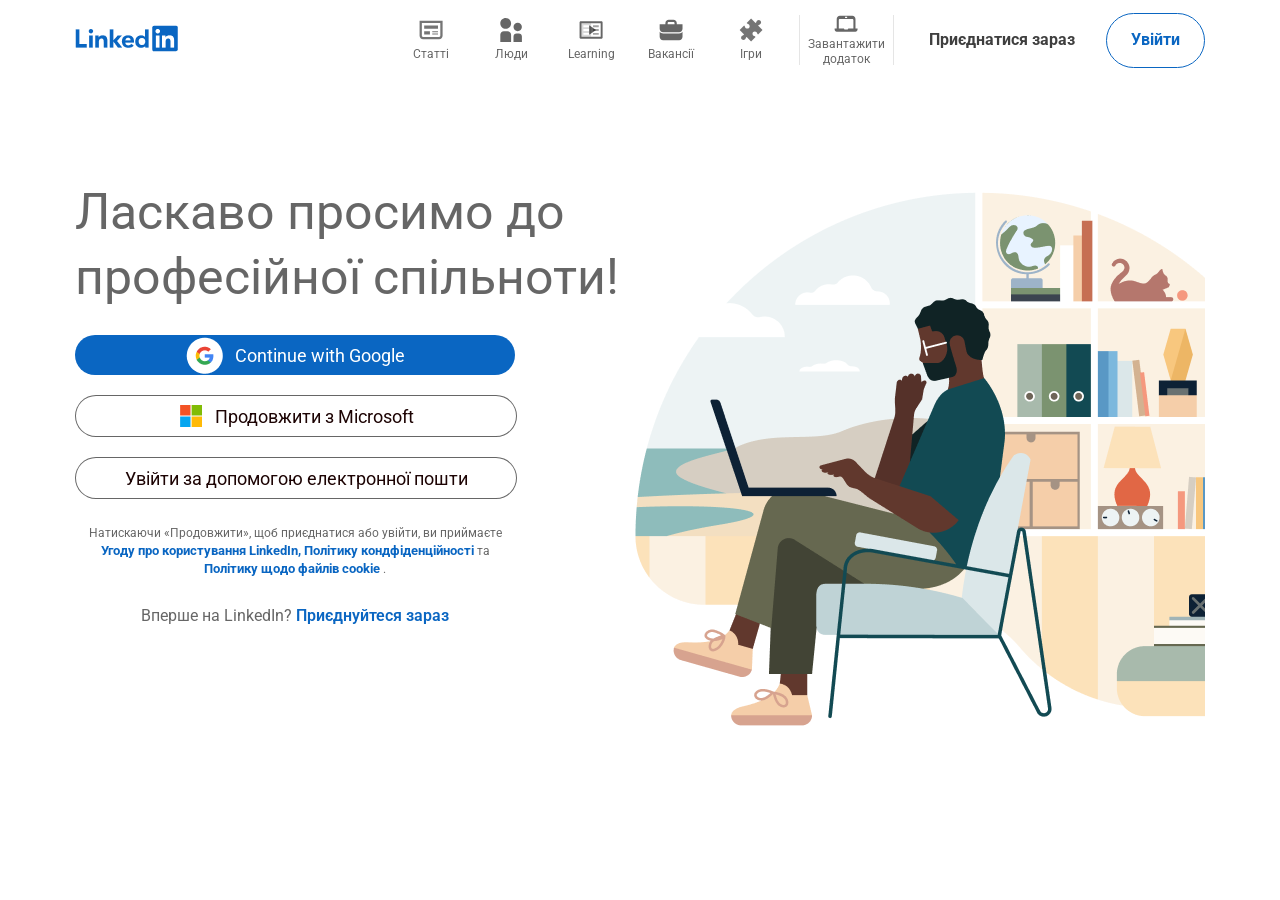
<file: index.html>
<!DOCTYPE html>
<html lang="en">
<head>
  <meta charset="UTF-8">
  <meta name="viewport" content="width=device-width, initial-scale=1.0">
  <link rel="stylesheet" href="styles.css">
  <link rel="preconnect" href="https://fonts.googleapis.com">
  <link rel="preconnect" href="https://fonts.gstatic.com" crossorigin>
  <link href="https://fonts.googleapis.com/css2?family=Roboto:ital,wght@0,100;0,300;0,400;0,500;0,700;0,900;1,100;1,300;1,400;1,500;1,700;1,900&display=swap" rel="stylesheet">
  <title>Document</title>
</head>
<body>
  <header class="header">
    <a href="#" class="header__logo">
      <img src="/images/header-logo.png" alt="logo_linked_in">
    </a>
      <nav class="header__menu menu">
        <a href="#" class="header__link">
          <img src="/images/articles.svg" alt="">
          <p>Статті</p>
        </a>
        <a href="#" class="header__link">
          <img src="/images/peoples.svg" alt="">
          <p>Люди</p>
        </a>
        <a href="#" class="header__link">
          <img src="/images/learning.svg" alt="">
          <p>Learning</p>
        </a>
        <a href="#" class="header__link">
          <img src="/images/vacancies.svg" alt="">
          <p>Вакансії</p>
        </a>
        <a href="#" class="header__link">
          <img src="/images/games.svg" alt="">
          <p>Ігри</p>
        </a>
        <a href="#" class="header__link">
          <img src="/images/download-app.svg" alt="">
          <p>Завантажити додаток</p>
        </a>
      </nav>
      <div class="header-buttons">
        <a href="#" class="header__subscribe-button">
          <button>
            Приєднатися зараз
          </button>
        </a>
        <a href="registration-form.html" class="header__login-button">
          <button>
            Увійти
          </button>
        </a>
      </div>
  </header>
  <section class="welcome">
    <div class="continue">
      <h1>Ласкаво просимо до професійної спільноти!</h1>
      <div class="continue-btn">
        <a href="#">
          <button class="google">
            <img src="/images/google-logo.png" alt="">
            Continue with Google
          </button>
        </a>
        <a href="#">
          <button class="microsoft">
            <img src="/images/microsoft-logo.png" alt="">
            Продовжити з Microsoft
          </button>
        </a>
        <a href="/registration-form.html">
          <button class="google-post">
            Увійти за допомогою електронної пошти
          </button>
        </a>
        <p class="continue-policy">
          Натискаючи «Продовжити», щоб приєднатися або увійти, ви приймаєте
          <a class="use" href="#">
            Угоду про користування LinkedIn,
          </a>
          <a class="policy" href="#">
            Політику кондфіденційності
          </a>
          та
          <a class="cookie" href="#">
            Політику щодо файлів cookie
          </a>
          .
        </p>
        <p class="first-on-linkedin">
          Вперше на LinkedIn?
          <a class="first-add-to-linkedin" href="#">
            Приєднуйтеся зараз
          </a>
        </p>
      </div>
    </div>
    <div >
      <img class="main-bg-image" src="/images/main-bg-image.png" alt="">
    </div>
  </section>

  <script src="main.js"></script>
</body>
</html>
</file>
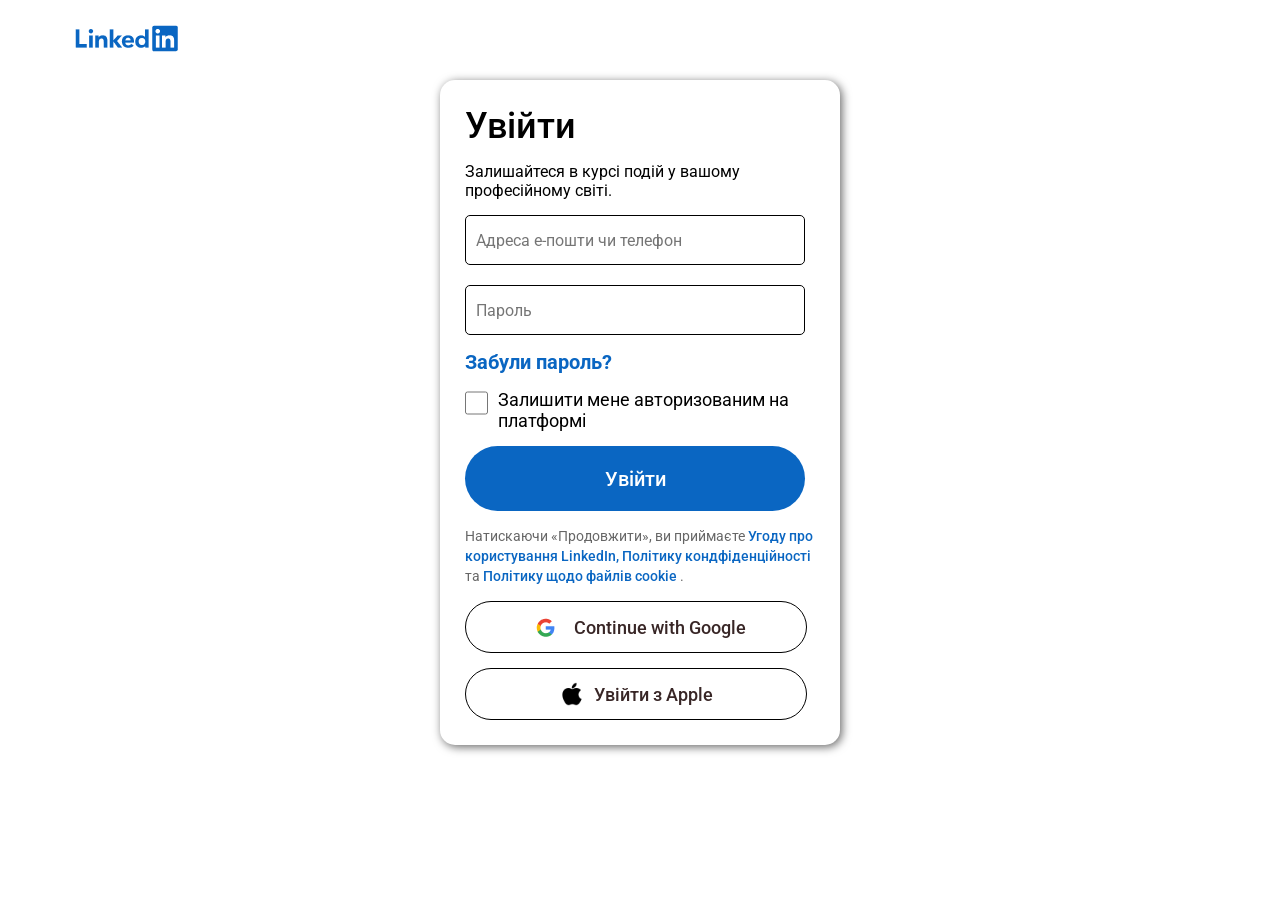
<file: registration-form.html>
<!DOCTYPE html>
<html lang="en">
<head>
  <meta charset="UTF-8">
  <meta name="viewport" content="width=device-width, initial-scale=1.0">
  <title>Document</title>
  <link rel="stylesheet" href="registration-styles.css">
  <link rel="preconnect" href="https://fonts.googleapis.com">
  <link rel="preconnect" href="https://fonts.gstatic.com" crossorigin>
  <link href="https://fonts.googleapis.com/css2?family=Roboto:ital,wght@0,100;0,300;0,400;0,500;0,700;0,900;1,100;1,300;1,400;1,500;1,700;1,900&display=swap" rel="stylesheet">
</head>
<body>
  <header class="header-wrap">
    <a href="#" class="header__logo">
      <img src="/images/header-logo.png" alt="logo_linked_in">
    </a>
  </header>
  <section class="user-card">
    <h1>Увійти</h1>
    <p class="stay-in-actual-actions">Залишайтеся в курсі подій у вашому професійному світі.</p>
    <form action="" class="form" id="myForm">
      <input type="email" value="" id="email" placeholder="Адреса е-пошти чи телефон"><br>
      <input type="password" value="" id="password" placeholder="Пароль">
    </form>
    <a href="#" class="forget-password">Забули пароль?</a>
    <div class="autorised">
      <input type="checkbox" name="checkbox" id="saved-in-system">
      <p>
        Залишити мене авторизованим на платформі
      </p>
    </div>
    <a href="" class="come-in" id="submit-button" onclick="saveDataFunction()">
      <button type="button" >
        Увійти
      </button>
    </a>
    <p class="continue-policy">
      Натискаючи «Продовжити», ви приймаєте
      <a class="use" href="#">
        Угоду про користування LinkedIn,
      </a>
      <a class="policy" href="#">
        Політику кондфіденційності
      </a>
      та
      <a class="cookie" href="#">
        Політику щодо файлів cookie
      </a>
      .
    </p>
    <a href="#" class="google">
      <button>
        <img src="/images/google-logo.png" alt="">
        Continue with Google
      </button>
    </a>
    <a href="#" class="apple">
      <button>
        <img src="/images/apple-logo.png" alt="">
        Увійти з Apple
      </button>
    </a>
  </section>

  <script src="main.js"></script>
</body>
</html>
</file>
<file: styles.css>
:root {
  --main-content-width: 1130px;
  --main-color: #0A66C2;
  --main-text-color: rgba(0, 0, 0, 0.6);
  --subscribe-button-hover: rgb(236, 235, 235);
  --login-button-hover: rgb(235, 246, 255);
  --google-button-hover: #5fa1e2;
}

body {
  max-width: 1920px;
  margin: 0;
  padding: 0;
  font-family: Roboto;
}

button {
  all: unset;
  cursor: pointer;
}

/*Блок хедер*/
.header {
  width: var(--main-content-width);
  height: 80px;
  margin: 0 auto;
  display: flex;
  justify-content: space-between;
  align-items: center;
}

.header__menu {
  width: 510px;
  height: 55px;
  margin-left: 210px;
  display: flex;
  align-items: center;
  gap: 16px;
  padding: 0 8px;
  box-sizing: border-box;
}

.header__link:last-child {
  width: 95px;
  height: 50px;
}

.header__link:last-child {
  border-left: 1px solid rgba(0, 0, 0, 0.1);
  border-right: 1px solid rgba(0, 0, 0, 0.1);
}

.header__link {
  display: flex;
  flex-direction: column;
  gap: 5px;
  align-items: center;
  width: 64px;
  text-align: center;
  box-sizing: border-box;
  color: var(--main-text-color);
  text-decoration: none;
}

.header__link img {
  width: 24px;
  height: 24px;
}

.header__link p {
  margin: 0;
  font-size: 12px;
  line-height: 15px;
  font-weight: 400;
}

.header__link:hover {
  color: black;
}

.header-buttons {
  width: 300px;
  height: 55px;
  display: flex;
  justify-content: space-between;
  gap: 8px;
}

.header__subscribe-button {
  display: flex;
  justify-content: center;
  align-items: center;
  width: 195px;
  background-color: rgb(255, 255, 255);
  text-align: center;
  font-size: 16px;
  line-height: 24px;
  font-weight: 700;
  border-radius: 50px;
  color: black;
  opacity: 0.75;
  text-decoration: none;
}

.header__login-button {
  display: flex;
  justify-content: center;
  align-items: center;
  width: 98px;
  font-size: 16px;
  line-height: 24px;
  font-weight: 700;
  color: var(--main-color);
  border: 1px solid var(--main-color);
  border-radius: 50px;
  text-decoration: none;
}

.header__subscribe-button:hover {
  background-color: var(--subscribe-button-hover);
}

.header__login-button:hover {
  background-color: var(--login-button-hover);
}
/*Блок хедер*/

.welcome {
  max-width: var(--main-content-width);
  height: 605px;
  display: flex;
  justify-content: space-between;
  margin: 0 auto;
  margin-top: 50px;
  overflow: hidden; /*Чи потрібна тут ця властивість?*/
  position: relative;
}

.main-bg-image {
  position: absolute;
  top: 55px;
  bottom: 0;
  right: -125px;
}

h1 {
  width: 570px;
  font-size: 50px;
  line-height: 65px;
  font-weight: 400;
  color: var(--main-text-color);
  margin: 0;
  margin-top: 50px;
}

.google,
.microsoft,
.google-post {
  width: 440px;
  height: 40px;
  display: flex;
  justify-content: center;
  align-items: center;
  gap: 12px;
  margin-top: 25px;
  background-color: var(--main-color);
  border-radius: 50px;
  color: #fff;
  font-size: 18px;
}

.continue-btn a {
  text-decoration: none;
}

.google:hover {
  background-color: var(--google-button-hover);
}

.microsoft,
.google-post {
  gap: 12px;
  margin-top: 20px;
  background-color: #fff;
  border-radius: 50px;
  border: 1px solid var(--main-text-color);
  color: rgb(29, 4, 4);
  font-size: 18px;
  line-height: 21px;
}

.microsoft:hover,
.google-post:hover {
  background-color: var(--subscribe-button-hover);
}

.continue-policy,
.first-on-linkedin {
  display: block;
  width: 440px;
  text-align: center;
  font-size: 12px;
  line-height: 18px;
  color: var(--main-text-color);
  margin: 0;
  margin-top: 25px;
}

.continue-policy a {
  text-decoration: none;
  font-size: 13px;
  line-height: 18px;
  font-weight: 700;
  color: var(--main-color);
}

.first-on-linkedin {
  font-size: 16px;
  line-height: 25px;
}

.first-add-to-linkedin {
  text-decoration: none;
  color: var(--main-color);
  font-size: 16px;
  line-height: 24px;
  font-weight: 600;
}
</file>
<file: registration-styles.css>
:root {
  --main-content-width: 1130px;
  --main-color: #0A66C2;
  --main-text-color: rgba(0, 0, 0, 0.6);
  --subscribe-button-hover: rgb(236, 235, 235);
  --login-button-hover: rgb(235, 246, 255);
  --google-button-hover: #5fa1e2;
}

body {
  max-width: 1920px;
  margin: 0;
  padding: 0;
  font-family: Roboto;
}

p, h1 {
  margin: 0;
}

h1 {
  font-size: 36px;
  font-weight: 500;
}

input, textarea, select, button {
  border: none;
  margin: 0;
  padding: 0;
  font: inherit;
  color: inherit;
  background: none;
}

button {
  all: unset;
  cursor: pointer;
}

.header-wrap {
  width: var(--main-content-width);
  height: 80px;
  margin: 0 auto;
  display: flex;
  justify-content: flex-start;
  align-items: center;
}

.user-card {
  display: flex;
  flex-direction: column;
  width: 400px;
  margin: 0 auto;

  padding: 25px;
  border-radius: 15px;
  gap: 15px;
  box-sizing: border-box;
  box-shadow: 2px 2px 10px var(--main-text-color);
}

.autorised {
  display: flex;
  gap: 10px;
  box-sizing: border-box;
}

.autorised p {
  font-size: 18px;
  font-weight: 400;
}

#saved-in-system {
  width: 28px;
  height: 28px;
}

.google button,
.apple button {
  width: 340px;
  height: 50px;
  display: flex;
  justify-content: center;
  align-items: center;
  gap: 10px;
  background-color: #ffffff;
  border-radius: 50px;
  color: rgb(56, 38, 38);
  border: 1px solid black;
}

.apple button img {
  width: 24px;
}

.come-in {
  width: 340px;
  height: 50px;
  display: flex;
  justify-content: center;
  align-items: center;
  border-radius: 50px;
  text-decoration: none;
  font-size: 20px;
  font-weight: 500;
  background-color: var(--main-color);
  height: 65px;
  color: #ffffff;
}

.come-in:hover {
  background-color: #174777;
}

.google,
.apple {
  text-decoration: none;
  font-weight: 500;
  font-size: 18px;
}

.google button:hover,
.apple button:hover {
  background-color:  var(--subscribe-button-hover);
}

#email,
#password {
  width: 340px;
  height: 50px;
  border: 1px solid black;
  padding: 10px;
  box-sizing: border-box;
  border-radius: 5px;
}

#password {
  margin-top: 20px;
}

.forget-password {
  text-decoration: none;
  font-size: 20px;
  font-weight: 700;
  color: var(--main-color);
}

.stay-in-actual-actions {
  font-size: 16px;
  font-weight: 400;
}

.continue-policy {
  font-size: 14px;
  font-weight: 400;
  line-height: 20px;
  color: var(--main-text-color);
  margin: 0;
}

.continue-policy a {
  text-decoration: none;
  font-size: 14px;
  line-height: 20px;
  font-weight: 500;
  color: var(--main-color);
}

.continue-policy a {
  text-decoration: none;
}
</file>
